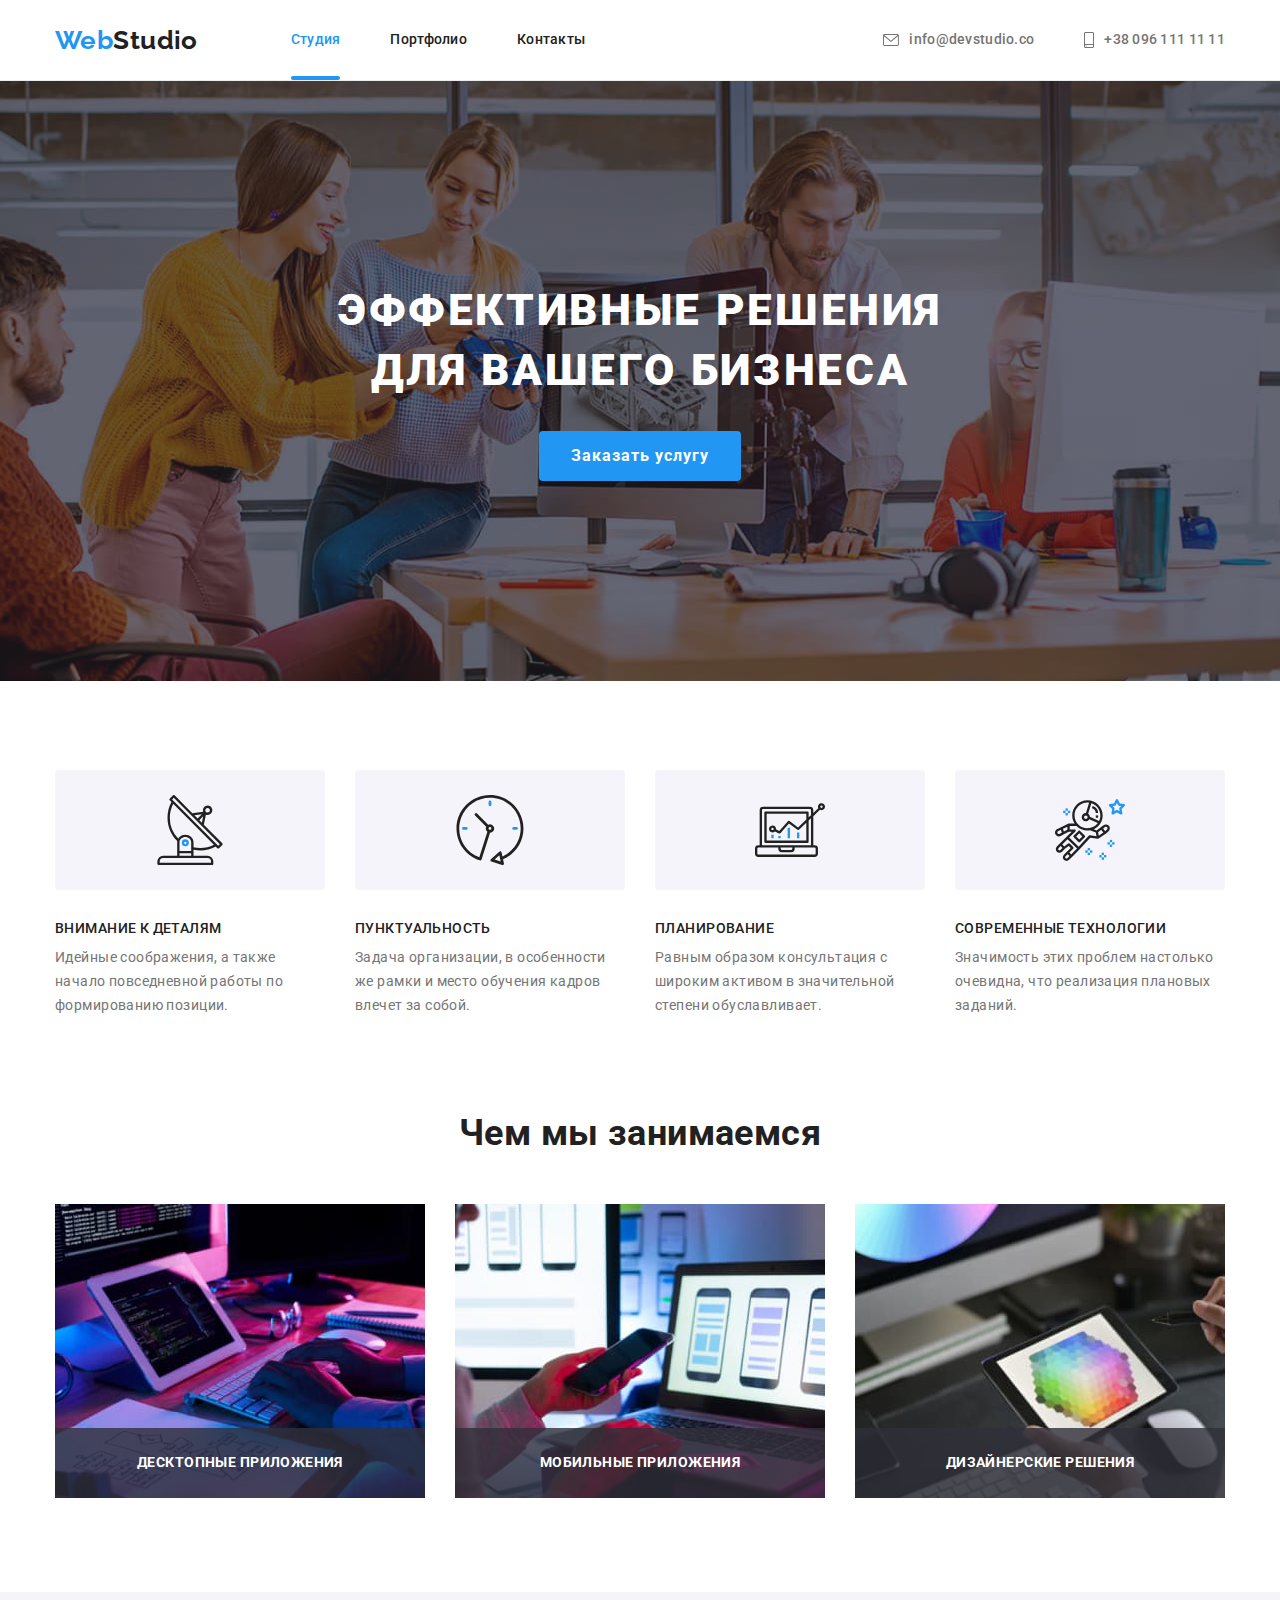
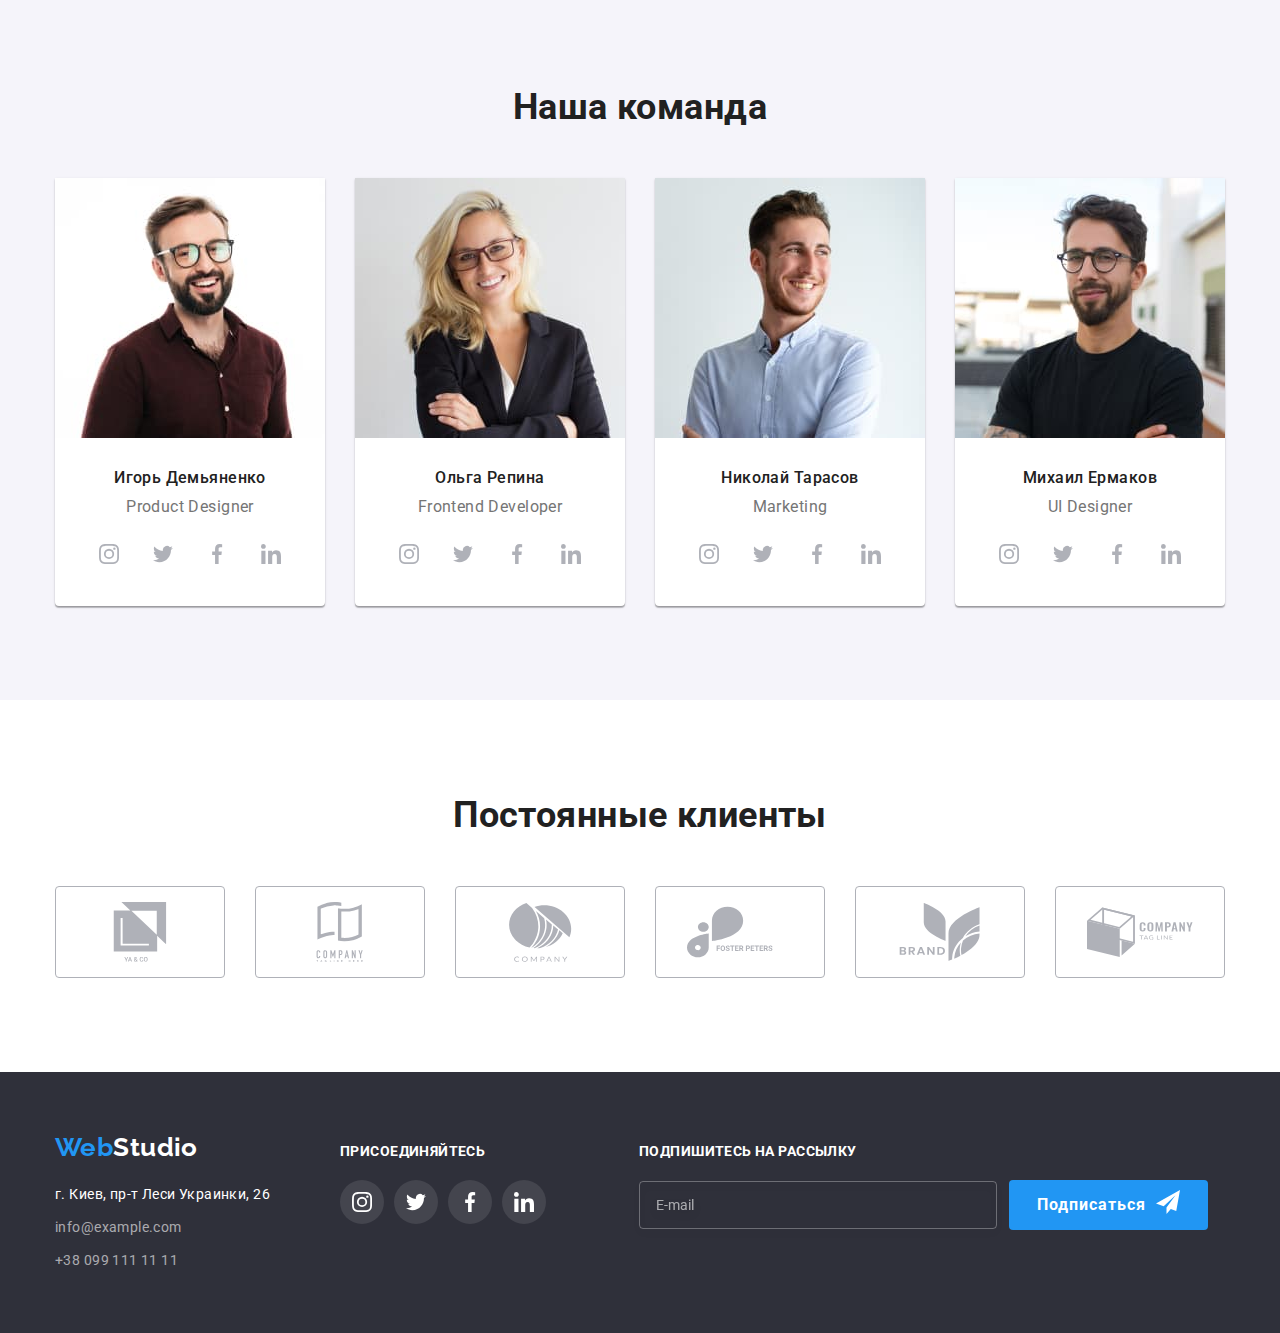
<file: index.html>
<!DOCTYPE html>
<html lang="ru">
  <head>
    <meta charset="UTF-8" />
    <meta http-equiv="X-UA-Compatible" content="IE=edge" />
    <meta name="viewport" content="width=device-width, initial-scale=1.0" />
    <title>Webstudio</title>
    <link
      rel="stylesheet"
      href="https://cdnjs.cloudflare.com/ajax/libs/modern-normalize/1.1.0/modern-normalize.min.css"
    />
    <!-- <link
      href="https://fonts.googleapis.com/css2?family=Raleway:wght@700&family=Roboto:wght@400;500;700;900&display=swap"
      rel="stylesheet"
    /> -->
    <link rel="stylesheet" href="./css/main.min.css" />
  </head>

  <body>
    <!-- шапка страницы -->
    <header class="page-header">
      <div class="container page-header__container">
        <nav class="nav">
          <a href="./" class="logo"
            >Web<span class="logo__part">Studio</span></a
          >
          <button
            class="nav__button"
            aria-expanded="false"
            type="button"
            data-menu-button
          >
            <svg
              width=" 40px"
              height="40px"
              aria-label="переключатель мобильного меню"
              aria-controls="menu-container"
            >
              <use
                class="icon-menu"
                href="./images/symbol-defs_2.svg#icon-menu"
              ></use>
              <use
                class="icon-cross"
                href="./images/symbol-defs_2.svg#icon-cross"
              ></use>
            </svg>
          </button>
          <div class="menu-container" id="menu-container" data-menu>
            
              <ul class="mb-nav list">
                <li class="mb-nav__item">
                  <a class="mb-nav__link" href="./index.html">Студия</a>
                </li>
                <li class="mb-nav__item">
                  <a class="mb-nav__link" href="./portfolio.html">Портфолио</a>
                </li>
                <li class="mb-nav__item">
                  <a class="mb-nav__link" href="#">Контакты</a>
                </li>
              </ul>
              <ul class="mb-contacts list">
                <li class="mb-contacts__item">
                  <a href="mailto:info@devstudio.com" class="mb-contacts__link">
                    info@devstudio.co</a
                  >
                </li>
                <li class="mb-contacts__item">
                  <a href="tel:+380961111111" class="mb-contacts__link">
                    +38 096 111 11 11</a
                  >
                </li>
              </ul>
                <ul class="mb-networks list">
                  <li class="mb-networks__item">
                    <a class="mb-networks__link" href="#">Instagram</a>
                  </li>
                  <li class="mb-networks__item">
                    <a class="mb-networks__link" href="#">Twitter</a>
                  </li>
                  <li class="mb-networks__item">
                    <a class="mb-networks__link" href="#">Facebook</a>
                  </li>
                  <li class="mb-networks__item">
                    <a class="mb-networks__link" href="#">LinkedIn</a>
                  </li>
                </ul>         
            
			   
              
          </div>
          <!-- навигация по сайту -->

          <ul class="nav__list list">
            <li class="nav__item">
              <a href="./index.html" class="nav__link nav__link--current"
                >Студия
              </a>
            </li>
            <li class="nav__item">
              <a href="./portfolio.html" class="nav__link">Портфолио</a>
            </li>
            <li class="nav__item">
              <a href="" class="nav__link">Контакты</a>
            </li>
          </ul>
        </nav>

        <!-- связаться c нами -->

        <ul class="contacts list">
          <li class="contacts__item">
            <a href="mailto:info@devstudio.com" class="contacts__link">
              <svg class="contacts__icon" width="16px" height="12px">
                <use href="./images/symbol-defs.svg#icon-mail"></use>
              </svg>
              info@devstudio.co
            </a>
          </li>
          <li class="contacts__item">
            <a href="tel:+380961111111" class="contacts__link">
              <svg class="contacts__icon" width="10px" height="16px">
                <use href="./images/symbol-defs.svg#icon-smartphone"></use>
              </svg>
              +38 096 111 11 11</a
            >
          </li>
        </ul>
      </div>
    </header>
    <main>
      <!-- оформление заказа -->
      <section class="section hero">
        <div class="container">
          <h1 class="hero__title">Эффективные решения для вашего бизнеса</h1>
          <button class="hero__button" type="button" data-modal-open>
            Заказать услугу
          </button>
        </div>
      </section>
      <!-- что мы умеем -->

      <section class="section skills">
        <div class="container">
          <h2 class="visually-hidden">Что мы умеем</h2>

          <ul class="skills__list list">
            <li class="skills__item">
              <div class="skills__card">
                <svg width="70px" height="70px">
                  <use href="./images/symbol-defs.svg#icon-antenna"></use>
                </svg>
              </div>
              <h3 class="skills__title">Внимание к деталям</h3>
              <p class="skills__text">
                Идейные соображения, а также начало повседневной работы по
                формированию позиции.
              </p>
            </li>
            <li class="skills__item">
              <div class="skills__card">
                <svg width="70px" height="70px">
                  <use href="./images/symbol-defs.svg#icon-clock"></use>
                </svg>
              </div>
              <h3 class="skills__title">Пунктуальность</h3>
              <p class="skills__text">
                Задача организации, в особенности же рамки и место обучения
                кадров влечет за собой.
              </p>
            </li>
            <li class="skills__item">
              <div class="skills__card">
                <svg width="70px" height="70px">
                  <use href="./images/symbol-defs.svg#icon-diagram"></use>
                </svg>
              </div>
              <h3 class="skills__title">Планирование</h3>
              <p class="skills__text">
                Равным образом консультация с широким активом в значительной
                степени обуславливает.
              </p>
            </li>
            <li class="skills__item">
              <div class="skills__card">
                <svg width="70px" height="70px">
                  <use href="./images/symbol-defs_2.svg#icon-Vector"></use>
                </svg>
              </div>
              <h3 class="skills__title">Современные технологии</h3>
              <p class="skills__text">
                Значимость этих проблем настолько очевидна, что реализация
                плановых заданий.
              </p>
            </li>
          </ul>
        </div>
      </section>
      <div class="backdrop is-hidden" data-modal>
        <div class="modal">
          <form class="form">
            <p class="form__title">оставьте свои данные, мы вам перезвоним</p>
            <div class="form__wrapper">
              <label class="form__label" for="name">Имя</label>
              <div class="form__icon-wrapper">
                <input class="form__input" type="text" name="name" id="name" />
                <svg class="form__icon" width="18px" height="18px">
                  <use href="./images/symbol-defs_2.svg#icon-person"></use>
                </svg>
              </div>
            </div>
            <div class="form__wrapper">
              <label class="form__label" for="tel">Телефон</label>
              <div class="form__icon-wrapper">
                <input class="form__input" type="tel" name="tel" id="tel" />
                <svg class="form__icon" width="18px" height="18px">
                  <use href="./images/symbol-defs_2.svg#icon-phone"></use>
                </svg>
              </div>
            </div>
            <div class="form__wrapper">
              <label class="form__label" for="modal-email">Почта</label>
              <div class="form__icon-wrapper">
                <input
                  class="form__input"
                  type="email"
                  name="email"
                  id="modal-email"
                />
                <svg class="form__icon" width="18px" height="18px">
                  <use href="./images/symbol-defs_2.svg#icon-email"></use>
                </svg>
              </div>
            </div>
            <div class="form__wrapper">
              <label class="form__label" for="comment">Комментарий</label>
              <textarea
                class="form__textarea"
                name="comment"
                id="comment"
                placeholder="Введите текст"
              ></textarea>
            </div>

            <div class="checkbox" role="group">
              <input
                class="checkbox__input"
                type="checkbox"
                name="agreement"
                id="agreement"
              />

              <label class="checkbox__label" for="agreement">
                <svg class="checkbox__icon" width="16px" height="15px">
                  <use href="./images/symbol-defs_2.svg#icon-check"></use></svg
                >Соглашаюсь с рассылкой и принимаю
                <a class="checkbox__link" href="#">Условия договора</a></label
              >
            </div>
            <button class="form__btn" type="submit">Отправить</button>
          </form>
          <button class="modal__btn" data-modal-close>
            <svg class="modal__icon" width="11px" height="11px">
              <use href="./images/symbol-defs_2.svg#icon-close"></use>
            </svg>
          </button>
        </div>
      </div>
      <!-- чем мы занимаемся -->
      <section class="section work">
        <div class="container">
          <h2 class="caption-section">Чем мы занимаемся</h2>
          <ul class="work__list list">
            <li class="work__item">
             
			  <picture>
        <source 
            srcset="./images/keyboard.jpg 1x, ./images/keyboard-2х.jpg 2x"
            media="(min-width:1200px)">
      
         <img 
                src="./images/keyboard.jpg"
                alt="десктопные приложения"
                width="370"
				
              />
      </picture>

              <p class="work__text">десктопные приложения</p>
            </li>
            <li class="work__item">
              <picture>
			  <source 
            srcset="./images/telephone.jpg 1x, ./images/telephone-2х.jpg 2x"
            media="(min-width:1200px)">
      
          <img
                src="./images/telephone.jpg"
                alt="мобильные приложения"
                width="370"
              />
      </picture>
              <p class="work__text">мобильные приложения</p>
            </li>
            <li class="work__item">
             
			   <picture>
			  <source 
            srcset="./images/planchet.jpg 1x, ./images/planchet-2х.jpg 2x"
            media="(min-width:1200px)">
      
          <img
                src="./images/planchet.jpg"
                alt="дизайнерские решения"
                width="370"
              />
      </picture>
              <p class="work__text">дизайнерские решения</p>
            </li>
          </ul>
        </div>
      </section>
      <!-- наша команда -->

      <section class="section team">
        <div class="container">
          <h2 class="caption-section">Наша команда</h2>
          <ul class="team__list list">
            <li class="team__item">
              <div class="worker">
               
				<picture>
        <source 
		 srcset="./images/team/product.jpg 1x, ./images/team/product-2x.jpg 2x"
         media="(min-width:1200px)">
        <source 
            srcset="./images/team/tablet/product.jpg 1x, ./images/team/tablet/product-2x.jpg 2x"
            media="(min-width:768px)">
        <source 
           srcset="./images/team/mob/product.jpg 1x, ./images/team/mob/product-2x.jpg 2x"
            media="(min-width:320px)">
        <img class="team__img"
                  src="./images/team/product.jpg"
                  alt="фото product desinger "
                  width="270"
                />
      </picture>

                <div class="worker__field">
                  <h3 class="worker__name">Игорь Демьяненко</h3>
                  <p class="worker__job">Product Designer</p>
                  <ul class="network list">
                    <li class="network__item">
                      <a href="" class="network__link" aria-label="instagram">
                        <svg class="network__icon" width="20px" height="20px">
                          <use
                            href="./images/symbol-defs.svg#icon-instagram"
                          ></use>
                        </svg>
                      </a>
                    </li>
                    <li class="network__item">
                      <a href="" class="network__link" aria-label="twitter">
                        <svg class="network__icon" width="20px" height="20px">
                          <use
                            href="./images/symbol-defs.svg#icon-twitter"
                          ></use>
                        </svg>
                      </a>
                    </li>
                    <li class="network__item">
                      <a href="" aria-label="facebook" class="network__link">
                        <svg class="network__icon" width="20px" height="20px">
                          <use
                            href="./images/symbol-defs.svg#icon-facebook"
                          ></use>
                        </svg>
                      </a>
                    </li>
                    <li class="network__item">
                      <a href="" class="network__link" aria-label="linkedin">
                        <svg class="network__icon" width="20px" height="20px">
                          <use
                            href="./images/symbol-defs.svg#icon-linkedin"
                          ></use>
                        </svg>
                      </a>
                    </li>
                  </ul>
                </div>
              </div>
            </li>

            <li class="team__item">
              <div class="worker">
              
						<picture>
        <source 
		 srcset="./images/team/frontend.jpg 1x, ./images/team/frontend-2x.jpg 2x"
                   media="(min-width:1200px)">
        <source 
            srcset="./images/team/tablet/frontend.jpg 1x, ./images/team/tablet/frontend-2x.jpg 2x"
            media="(min-width:768px)">
        <source 
                srcset="./images/team/mob/frontend.jpg 1x, ./images/team/mob/frontend-2x.jpg 2x"
            media="(min-width:320px)">
          <img class="team__img"
                  src="./images/team/frontend.jpg"
                  alt="фото Frontend Developer"
                  width="270"
                />
      </picture>
                <div class="worker__field">
                  <h3 class="worker__name">Ольга Репина</h3>
                  <p class="worker__job">Frontend Developer</p>
                  <ul class="network list">
                    <li class="network__item">
                      <a href="" class="network__link" aria-label="instagram">
                        <svg class="network__icon" width="20px" height="20px">
                          <use
                            href="./images/symbol-defs.svg#icon-instagram"
                          ></use>
                        </svg>
                      </a>
                    </li>
                    <li class="network__item">
                      <a href="" class="network__link" aria-label="twitter">
                        <svg class="network__icon" width="20px" height="20px">
                          <use
                            href="./images/symbol-defs.svg#icon-twitter"
                          ></use>
                        </svg>
                      </a>
                    </li>
                    <li class="network__item">
                      <a href="" class="network__link" aria-label="facebook">
                        <svg class="network__icon" width="20px" height="20px">
                          <use
                            href="./images/symbol-defs.svg#icon-facebook"
                          ></use>
                        </svg>
                      </a>
                    </li>
                    <li class="network__item">
                      <a href="" class="network__link" aria-label="linkedin">
                        <svg class="network__icon" width="20px" height="20px">
                          <use
                            href="./images/symbol-defs.svg#icon-linkedin"
                          ></use>
                        </svg>
                      </a>
                    </li>
                  </ul>
                </div>
              </div>
            </li>
            <li class="team__item">
              <div class="worker">
            
			<picture>
        <source 
		srcset="./images/team/marketing.jpg 1x, ./images/team/marketing-2x.jpg 2x"
                   media="(min-width:1200px)">
        <source 
            srcset="./images/team/tablet/marketing.jpg 1x, ./images/team/tablet/marketing-2x.jpg 2x"
            media="(min-width:768px)">
        <source 
          srcset="./images/team/mob/marketing.jpg 1x, ./images/team/mob/marketing-2x.jpg 2x"  
            media="(min-width:320px)">
             <img class="team__img"
                  src="./images/team/marketing.jpg"
                  alt="фото Marketing"
                  width="270"
                />
      </picture>
                <div class="worker__field">
                  <h3 class="worker__name">Николай Тарасов</h3>
                  <p class="worker__job">Marketing</p>
                  <ul class="network list">
                    <li class="network__item">
                      <a href="" class="network__link" aria-label="instagram">
                        <svg class="network__icon" width="20px" height="20px">
                          <use
                            href="./images/symbol-defs.svg#icon-instagram"
                          ></use>
                        </svg>
                      </a>
                    </li>
                    <li class="network__item">
                      <a href="" class="network__link" aria-label="twitter">
                        <svg class="network__icon" width="20px" height="20px">
                          <use
                            href="./images/symbol-defs.svg#icon-twitter"
                          ></use>
                        </svg>
                      </a>
                    </li>
                    <li class="network__item">
                      <a href="" aria-label="facebook" class="network__link">
                        <svg class="network__icon" width="20px" height="20px">
                          <use
                            href="./images/symbol-defs.svg#icon-facebook"
                          ></use>
                        </svg>
                      </a>
                    </li>
                    <li class="network__item">
                      <a href="" class="network__link" aria-label="linkedin">
                        <svg class="network__icon" width="20px" height="20px">
                          <use
                            href="./images/symbol-defs.svg#icon-linkedin"
                          ></use>
                        </svg>
                      </a>
                    </li>
                  </ul>
                </div>
              </div>
            </li>
            <li class="team__item">
              <div class="worker">
              
					<picture>
        <source 
		 srcset="./images/team/ui.jpg 1x, ./images/team/ui-2x.jpg 2x"
         media="(min-width:1200px)">
        <source 
            srcset="./images/team/tablet/ui.jpg 1x, ./images/team/tablet/ui-2x.jpg 2x"
            media="(min-width:768px)">
        <source 
            srcset="./images/team/mob/ui.jpg 1x, ./images/team/mob/ui-2x.jpg 2x"  
            media="(min-width:320px)">
              <img class="team__img"
                  src="./images/team/ui.jpg"
                  alt="фото UI desinger"
                  width="270"
                />
      </picture>
                <div class="worker__field">
                  <h3 class="worker__name">Михаил Ермаков</h3>
                  <p class="worker__job">UI Designer</p>
                  <ul class="network list">
                    <li class="network__item">
                      <a href="" class="network__link" aria-label="instagram">
                        <svg class="network__icon" width="20px" height="20px">
                          <use
                            href="./images/symbol-defs.svg#icon-instagram"
                          ></use>
                        </svg>
                      </a>
                    </li>
                    <li class="network__item">
                      <a href="" class="network__link" aria-label="twitter">
                        <svg class="network__icon" width="20px" height="20px">
                          <use
                            href="./images/symbol-defs.svg#icon-twitter"
                          ></use>
                        </svg>
                      </a>
                    </li>
                    <li class="network__item">
                      <a href="" aria-label="facebook" class="network__link">
                        <svg class="network__icon" width="20px" height="20px">
                          <use
                            href="./images/symbol-defs.svg#icon-facebook"
                          ></use>
                        </svg>
                      </a>
                    </li>
                    <li class="network__item">
                      <a href="" class="network__link" aria-label="linkedin">
                        <svg class="network__icon" width="20px" height="20px">
                          <use
                            href="./images/symbol-defs.svg#icon-linkedin"
                          ></use>
                        </svg>
                      </a>
                    </li>
                  </ul>
                </div>
              </div>
            </li>
          </ul>
        </div>
      </section>

      <!-- постоянные клиенты -->
      <section class="section">
        <div class="container">
          <h2 class="caption-section">Постоянные клиенты</h2>
          <ul class="client list">
            <li class="client__item">
              <a href="#" class="client__link">
                <svg class="client__icon" width="106px" height="60px">
                  <use href="./images/symbol-defs.svg#icon-Union"></use>
                </svg>
              </a>
            </li>
            <li class="client__item">
              <a href="#" class="client__link">
                <svg class="client__icon" width="106px" height="60px">
                  <use href="./images/symbol-defs.svg#icon-company"></use>
                </svg>
              </a>
            </li>
            <li class="client__item">
              <a href="#" class="client__link">
                <svg class="client__icon" width="106px" height="60px">
                  <use href="./images/symbol-defs.svg#icon-Object"></use>
                </svg>
              </a>
            </li>
            <li class="client__item">
              <a href="#" class="client__link">
                <svg class="client__icon" width="106px" height="60px">
                  <use href="./images/symbol-defs.svg#icon-foster-peters"></use>
                </svg>
              </a>
            </li>
            <li class="client__item">
              <a href="#" class="client__link">
                <svg class="client__icon" width="106px" height="60px">
                  <use href="./images/symbol-defs.svg#icon-brand"></use>
                </svg>
              </a>
            </li>
            <li class="client__item">
              <a href="#" class="client__link">
                <svg class="client__icon" width="106px" height="60px">
                  <use href="./images/symbol-defs.svg#icon-company-2"></use>
                </svg>
              </a>
            </li>
          </ul>
        </div>
      </section>
    </main>
    <footer class="footer">
      <div class="container footer__container">
        <div class="footer__item">
          <a href="./" class="logo logo--footer"
            >Web<span class="logo__part logo__part--footer">Studio</span></a
          >
          <address class="address">
            <ul class="address__list list">
              <li class="address__item">
                <a
                  class="address__link address__link--color"
                  href="https://www.google.com.ua/maps/"
                  target="_blank"
                  rel="noopener noreferrer"
                  >г. Киев, пр-т Леси Украинки, 26</a
                >
              </li>
              <li class="address__item">
                <a class="address__link" href="mailto:info@example.com"
                  >info@example.com</a
                ><br />
              </li>
              <li class="address__item">
                <a class="address__link" href="tel:+380991111111"
                  >+38 099 111 11 11</a
                >
              </li>
            </ul>
          </address>
        </div>
        <div class="join">
          <p class="footer-title">присоединяйтесь</p>
          <ul class="social list">
            <li class="social__items">
              <a href="" class="social__link" aria-label="instagram">
                <svg class="social__icon" width="20px" height="20px">
                  <use href="./images/symbol-defs.svg#icon-instagram"></use>
                </svg>
              </a>
            </li>
            <li class="social__items">
              <a href="" class="social__link" aria-label="twitter">
                <svg class="social__icon" width="20px" height="20px">
                  <use href="./images/symbol-defs.svg#icon-twitter"></use>
                </svg>
              </a>
            </li>
            <li class="social__items">
              <a href="" class="social__link">
                <svg
                  class="social__icon"
                  width="20px"
                  height="20px"
                  aria-label="facebook"
                >
                  <use href="./images/symbol-defs.svg#icon-facebook"></use>
                </svg>
              </a>
            </li>
            <li class="social__items">
              <a href="" class="social__link">
                <svg
                  class="social__icon"
                  width="20px"
                  height="20px"
                  aria-label="linkedin"
                >
                  <use href="./images/symbol-defs.svg#icon-linkedin"></use>
                </svg>
              </a>
            </li>
          </ul>
        </div>

        <div class="subscribe">
          <p class="footer-title">подпишитесь на рассылку</p>

          <form class="subscribe__form">
            <label for="email-subscribe"></label>
            <input
              class="subscribe__input"
              type="email"
              name="email"
              id="email-subscribe"
              placeholder="E-mail"
            />
            <button class="subscribe__btn" type="submit">
              Подписаться
              <svg class="subscribe__icon" width="24px" height="24px">
                <use href="./images/symbol-defs_2.svg#icon-send"></use>
              </svg>
            </button>
          </form>
        </div>
      </div>
    </footer>
    <script src="./modal.js"></script>
    <script src="./mobile-menu.js"></script>
  </body>
</html>
</file>
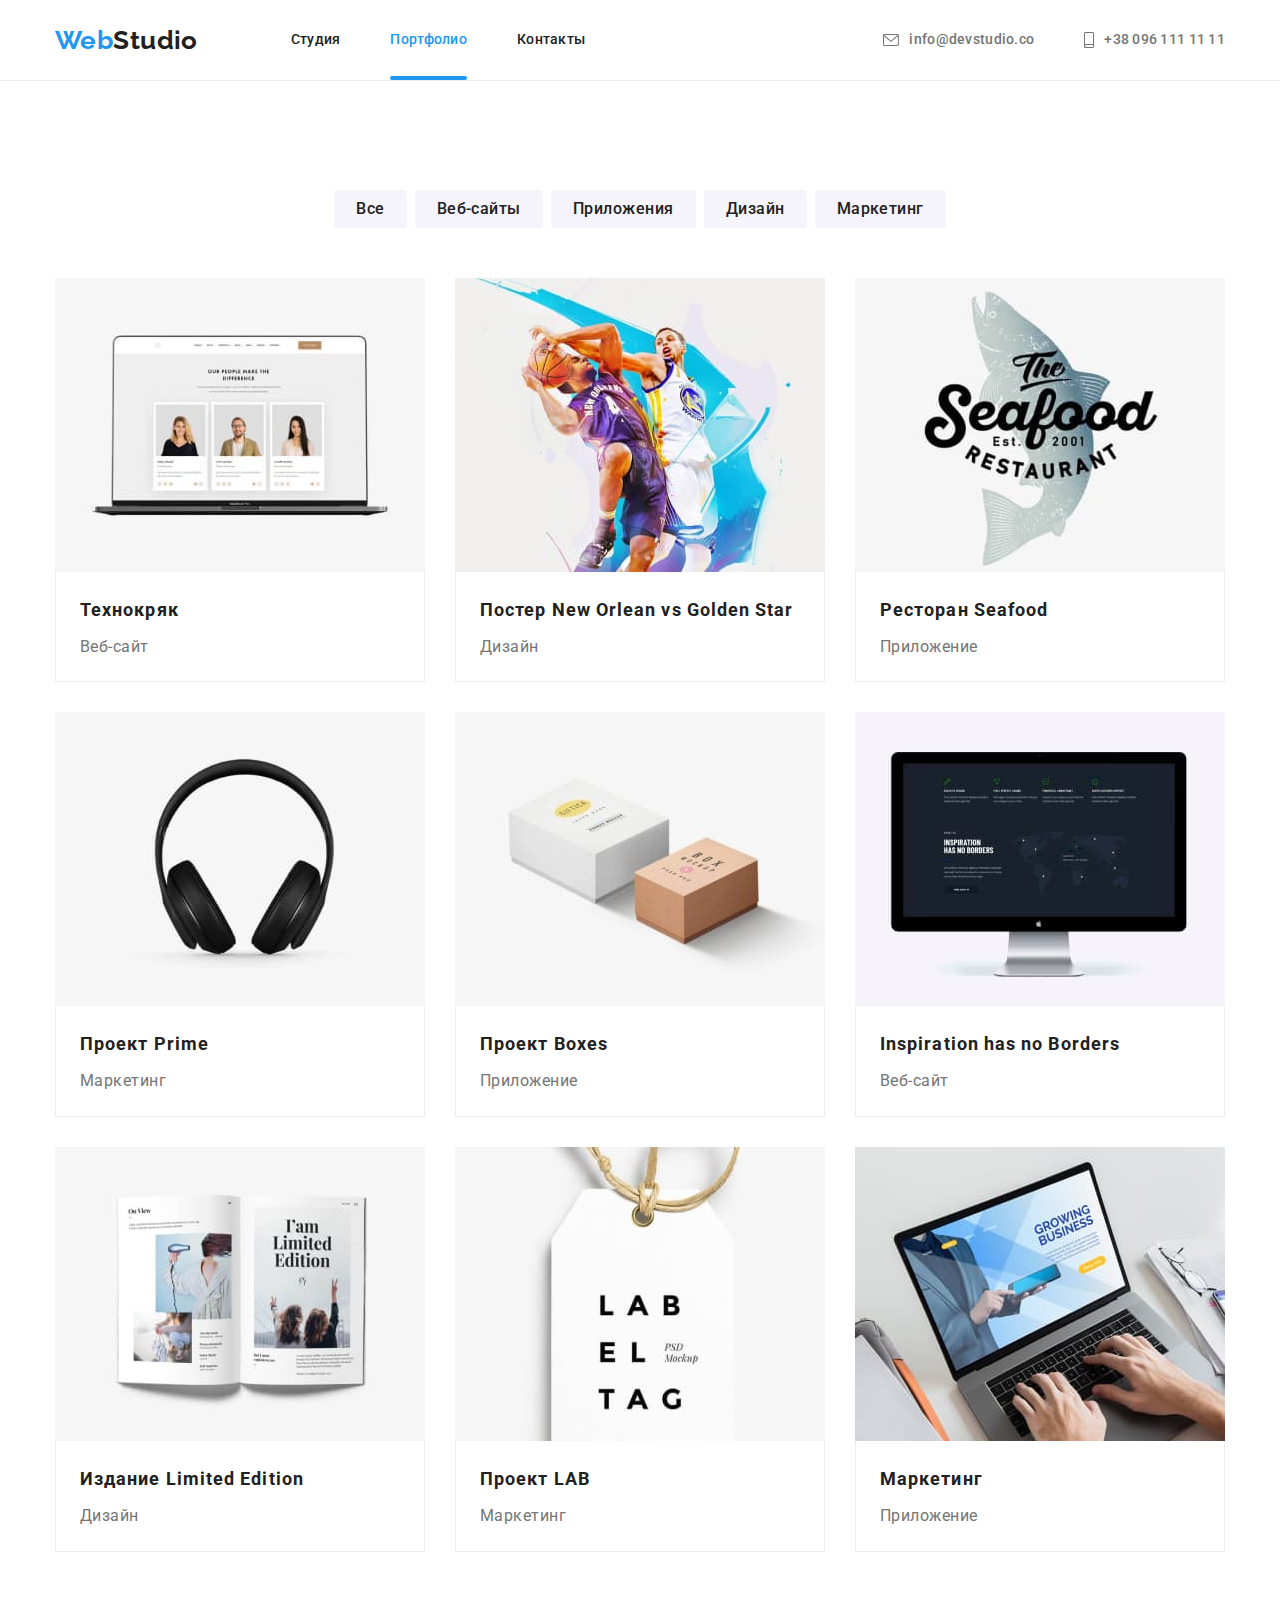
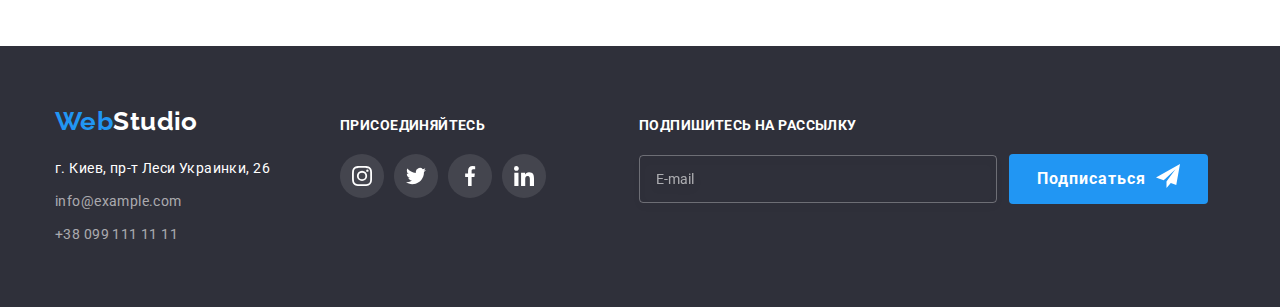
<file: portfolio.html>
<!DOCTYPE html>
<html lang="ru">
  <head>
    <meta charset="UTF-8" />
    <meta http-equiv="X-UA-Compatible" content="IE=edge" />
    <meta name="viewport" content="width=device-width, initial-scale=1.0" />
    <title>Portfolio</title>
    <link
      rel="stylesheet"
      href="https://cdnjs.cloudflare.com/ajax/libs/modern-normalize/1.1.0/modern-normalize.min.css"
    />
    <link
      href="https://fonts.googleapis.com/css2?family=Raleway:wght@700&family=Roboto:wght@400;500;700;900&display=swap"
      rel="stylesheet"
    />
    <link rel="stylesheet" href="./css/main.min.css" />
  </head>
  <body>
    <!-- шапка страницы -->
    <header class="page-header">
      <div class="container page-header__container">
        <nav class="nav">
          <a href="./" class="logo"
            >Web<span class="logo__part">Studio</span></a
          >
          <button
            class="nav__button"
            aria-expanded="false"
            type="button"
            data-menu-button
          >
            <svg
              width=" 40px"
              height="40px"
              aria-label="переключатель мобильного меню"
              aria-controls="menu-container"
            >
              <use
                class="icon-menu"
                href="./images/symbol-defs_2.svg#icon-menu"
              ></use>
              <use
                class="icon-cross"
                href="./images/symbol-defs_2.svg#icon-cross"
              ></use>
            </svg>
          </button>
          <div class="menu-container" id="menu-container" data-menu>
            <div class="mb-wraper">
              <ul class="mb-nav list">
                <li class="mb-nav__item">
                  <a class="mb-nav__link" href="./index.html">Студия</a>
                </li>
                <li class="mb-nav__item">
                  <a class="mb-nav__link" href="./portfolio.html">Портфолио</a>
                </li>
                <li class="mb-nav__item">
                  <a class="mb-nav__link" href="#">Контакты</a>
                </li>
              </ul>
              <ul class="mb-contacts list">
                <li class="mb-contacts__item">
                  <a href="mailto:info@devstudio.com" class="mb-contacts__link">
                    info@devstudio.co</a
                  >
                </li>
                <li class="mb-contacts__item">
                  <a href="tel:+380961111111" class="mb-contacts__link">
                    +38 096 111 11 11</a
                  >
                </li>
              </ul>
              <ul class="mb-networks list">
                <li class="mb-networks__item">
                  <a class="mb-networks__link" href="#">Instagram</a>
                </li>
                <li class="mb-networks__item">
                  <a class="mb-networks__link" href="#">Twitter</a>
                </li>
                <li class="mb-networks__item">
                  <a class="mb-networks__link" href="#">Facebook</a>
                </li>
                <li class="mb-networks__item">
                  <a class="mb-networks__link" href="#">LinkedIn</a>
                </li>
              </ul>
            </div>
          </div>
          <!-- навигация по сайту -->

          <ul class="nav__list list">
            <li class="nav__item">
              <a href="./index.html" class="nav__link">Студия </a>
            </li>
            <li class="nav__item">
              <a href="./portfolio.html" class="nav__link nav__link--current"
                >Портфолио</a
              >
            </li>
            <li class="nav__item">
              <a href="" class="nav__link">Контакты</a>
            </li>
          </ul>
        </nav>

        <!-- связаться c нами -->

        <ul class="contacts list">
          <li class="contacts__item">
            <a href="mailto:info@devstudio.com" class="contacts__link">
              <svg class="contacts__icon" width="16px" height="12px">
                <use href="./images/symbol-defs.svg#icon-mail"></use>
              </svg>
              info@devstudio.co
            </a>
          </li>
          <li class="contacts__item">
            <a href="tel:+380961111111" class="contacts__link">
              <svg class="contacts__icon" width="10px" height="16px">
                <use href="./images/symbol-defs.svg#icon-smartphone"></use>
              </svg>
              +38 096 111 11 11</a
            >
          </li>
        </ul>
      </div>
    </header>
    <main>
      <!-- Наши работы -->
      <section class="section project">
        <div class="container">
          <h1 class="visually-hidden">Наши работы</h1>
          <ul class="filter list">
            <li class="filter__item">
              <button class="filter__btn" type="button">Все</button>
            </li>
            <li class="filter__item">
              <button class="filter__btn" type="button">Веб-сайты</button>
            </li>
            <li class="filter__item">
              <button class="filter__btn" type="button">Приложения</button>
            </li>
            <li class="filter__item">
              <button class="filter__btn" type="button">Дизайн</button>
            </li>
            <li class="filter__item">
              <button class="filter__btn" type="button">Маркетинг</button>
            </li>
          </ul>
          <ul class="project__list list">
            <li class="project__item">
              <a href="#" class="project__link">
                <div class="project__overlay">
                  <picture>
                    <source
                      srcset="
                        ./images/portfolio/laptop.jpg 1x,
                        ./images/portfolio/laptop-2x.jpg 2x
                      "
                      media="(min-width:1200px)"
                    />
                    <source
                      srcset="
                        ./images/portfolio/tablet/laptop.jpg 1x,
                        ./images/portfolio/tablet/laptop-2x.jpg 2x
                      "
                      media="(min-width:768px)"
                    />
                    <source
                      srcset="
                        ./images/portfolio/mob/laptop.jpg 1x,
                        ./images/portfolio/mob/laptop-2x.jpg 2x
                      "
                      media="(min-width:320px)"
                    />
                    <img
                      class="project__img"
                      src="./images/portfolio/laptop.jpg"
                      alt="ноутбук"
                      width="370"
                    />
                  </picture>
                  <div class="project__thumb">
                    <p class="project__description">
                      Ресурс предлагает комплексные предложения с разным уровнем
                      функционала и сервисов. Все это позволит посетителю
                      получить исчерпывающие сведения о компании или частном
                      лице.
                    </p>
                  </div>
                </div>
                <div class="project__wraper">
                  <h2 class="project__title">Технокряк</h2>
                  <p class="project__text">Веб-сайт</p>
                </div>
              </a>
            </li>
            <li class="project__item">
              <a href="#" class="project__link">
                <div class="project__overlay">
                  <picture>
                    <source
                      srcset="
                        ./images/portfolio/basketballer.jpg 1x,
                        ./images/portfolio/basketballer-2x.jpg 2x
                      "
                      media="(min-width:1200px)"
                    />
                    <source
                      srcset="
                        ./images/portfolio/tablet/basketballer.jpg 1x,
                        ./images/portfolio/tablet/basketballer-2x.jpg 2x
                      "
                      media="(min-width:768px)"
                    />
                    <source
                      srcset="
                        ./images/portfolio/mob/basketballer.jpg 1x,
                        ./images/portfolio/mob/basketballer-2x.jpg 2x
                      "
                      media="(min-width:320px)"
                    />
                    <img
                      class="project__img"
                      src="./images/portfolio/basketballer.jpg"
                      alt="два баскетболиста"
                      width="370"
                    />
                  </picture>
                  <div class="project__thumb">
                    <p class="project__description">
                      Ресурс предлагает комплексные предложения с разным уровнем
                      функционала и сервисов. Все это позволит посетителю
                      получить исчерпывающие сведения о компании или частном
                      лице.
                    </p>
                  </div>
                </div>
                <div class="project__wraper">
                  <h2 class="project__title">
                    Постер New Orlean vs Golden Star
                  </h2>
                  <p class="project__text">Дизайн</p>
                </div>
              </a>
            </li>
            <li class="project__item">
              <a href="#" class="project__link">
                <div class="project__overlay">
                  <picture>
                    <source
                      srcset="
                        ./images/portfolio/seafood.jpg 1x,
                        ./images/portfolio/seafood-2x.jpg 2x
                      "
                      media="(min-width:1200px)"
                    />
                    <source
                      srcset="
                        ./images/portfolio/tablet/seafood.jpg 1x,
                        ./images/portfolio/tablet/seafood-2x.jpg 2x
                      "
                      media="(min-width:768px)"
                    />
                    <source
                      srcset="
                        ./images/portfolio/mob/seafood.jpg 1x,
                        ./images/portfolio/mob/seafood-2x.jpg 2x
                      "
                      media="(min-width:320px)"
                    />
                    <img
                      class="project__img"
                      src="./images/portfolio/seafood.jpg"
                      alt="рыба"
                      width="370"
                    />
                  </picture>
                  <div class="project__thumb">
                    <p class="project__description">
                      Ресурс предлагает комплексные предложения с разным уровнем
                      функционала и сервисов. Все это позволит посетителю
                      получить исчерпывающие сведения о компании или частном
                      лице.
                    </p>
                  </div>
                </div>
                <div class="project__wraper">
                  <h2 class="project__title">Ресторан Seafood</h2>
                  <p class="project__text">Приложение</p>
                </div>
              </a>
            </li>
            <li class="project__item">
              <a href="" class="project__link">
                <div class="project__overlay">
                  <picture>
                    <source
                      srcset="
                        ./images/portfolio/headphones.jpg 1x,
                        ./images/portfolio/headphones-2x.jpg 2x
                      "
                      media="(min-width:1200px)"
                    />
                    <source
                      srcset="
                        ./images/portfolio/tablet/headphones.jpg 1x,
                        ./images/portfolio/tablet/headphones-2x.jpg 2x
                      "
                      media="(min-width:768px)"
                    />
                    <source
                      srcset="
                        ./images/portfolio/mob/headphones.jpg 1x,
                        ./images/portfolio/mob/headphones-2x.jpg 2x
                      "
                      media="(min-width:320px)"
                    />
                    <img
                      class="project__img"
                      src="./images/portfolio/headphones.jpg"
                      alt="наушники"
                      width="370"
                    />
                  </picture>
                  <div class="project__thumb">
                    <p class="project__description">
                      Ресурс предлагает комплексные предложения с разным уровнем
                      функционала и сервисов. Все это позволит посетителю
                      получить исчерпывающие сведения о компании или частном
                      лице.
                    </p>
                  </div>
                </div>
                <div class="project__wraper">
                  <h2 class="project__title">Проект Prime</h2>
                  <p class="project__text">Маркетинг</p>
                </div>
              </a>
            </li>
            <li class="project__item">
              <a href="#" class="project__link">
                <div class="project__overlay">
                  <picture>
                    <source
                      srcset="
                        ./images/portfolio/boxes.jpg 1x,
                        ./images/portfolio/boxes-2x.jpg 2x
                      "
                      media="(min-width:1200px)"
                    />
                    <source
                      srcset="
                        ./images/portfolio/tablet/boxes.jpg 1x,
                        ./images/portfolio/tablet/boxes-2x.jpg 2x
                      "
                      media="(min-width:768px)"
                    />
                    <source
                      srcset="
                        ./images/portfolio/mob/boxes.jpg 1x,
                        ./images/portfolio/mob/boxes-2x.jpg 2x
                      "
                      media="(min-width:320px)"
                    />
                    <img
                      class="project__img"
                      src="./images/portfolio/boxes.jpg"
                      alt="две коробки"
                      width="370"
                    />
                  </picture>
                  <div class="project__thumb">
                    <p class="project__description">
                      Ресурс предлагает комплексные предложения с разным уровнем
                      функционала и сервисов. Все это позволит посетителю
                      получить исчерпывающие сведения о компании или частном
                      лице.
                    </p>
                  </div>
                </div>
                <div class="project__wraper">
                  <h2 class="project__title">Проект Boxes</h2>
                  <p class="project__text">Приложение</p>
                </div>
              </a>
            </li>
            <li class="project__item">
              <a href="#" class="project__link">
                <div class="project__overlay">
                  <picture>
                    <source
                      srcset="
                        ./images/portfolio/monitor.jpg 1x,
                        ./images/portfolio/monitor-2x.jpg 2x
                      "
                      media="(min-width:1200px)"
                    />
                    <source
                      srcset="
                        ./images/portfolio/tablet/monitor.jpg 1x,
                        ./images/portfolio/tablet/monitor-2x.jpg 2x
                      "
                      media="(min-width:768px)"
                    />
                    <source
                      srcset="
                        ./images/portfolio/mob/monitor.jpg 1x,
                        ./images/portfolio/mob/monitor-2x.jpg 2x
                      "
                      media="(min-width:320px)"
                    />
                    <img
                      class="project__img"
                      src="./images/portfolio/monitor.jpg"
                      alt="монитор"
                      width="370"
                    />
                  </picture>
                  <div class="project__thumb">
                    <p class="project__description">
                      Ресурс предлагает комплексные предложения с разным уровнем
                      функционала и сервисов. Все это позволит посетителю
                      получить исчерпывающие сведения о компании или частном
                      лице.
                    </p>
                  </div>
                </div>
                <div class="project__wraper">
                  <h2 class="project__title">Inspiration has no Borders</h2>
                  <p class="project__text">Веб-сайт</p>
                </div>
              </a>
            </li>
            <li class="project__item">
              <a href="#" class="project__link">
                <div class="project__overlay">
                  <picture>
                    <source
                      srcset="
                        ./images/portfolio/magazine.jpg 1x,
                        ./images/portfolio/magazine-2x.jpg 2x
                      "
                      media="(min-width:1200px)"
                    />
                    <source
                      srcset="
                        ./images/portfolio/tablet/magazine.jpg 1x,
                        ./images/portfolio/tablet/magazine-2x.jpg 2x
                      "
                      media="(min-width:768px)"
                    />
                    <source
                      srcset="
                        ./images/portfolio/mob/magazine.jpg 1x,
                        ./images/portfolio/mob/magazine-2x.jpg 2x
                      "
                      media="(min-width:320px)"
                    />
                    <img
                      class="project__img"
                      src="./images/portfolio/magazine.jpg"
                      alt="журнал"
                      width="370"
                    />
                  </picture>
                  <div class="project__thumb">
                    <p class="project__description">
                      Ресурс предлагает комплексные предложения с разным уровнем
                      функционала и сервисов. Все это позволит посетителю
                      получить исчерпывающие сведения о компании или частном
                      лице.
                    </p>
                  </div>
                </div>
                <div class="project__wraper">
                  <h2 class="project__title">Издание Limited Edition</h2>
                  <p class="project__text">Дизайн</p>
                </div>
              </a>
            </li>
            <li class="project__item">
              <a href="#" class="project__link">
                <div class="project__overlay">
                  <picture>
                    <source
                      srcset="
                        ./images/portfolio/label.jpg 1x,
                        ./images/portfolio/label-2x.jpg 2x
                      "
                      media="(min-width:1200px)"
                    />
                    <source
                      srcset="
                        ./images/portfolio/tablet/label.jpg 1x,
                        ./images/portfolio/tablet/label-2x.jpg 2x
                      "
                      media="(min-width:768px)"
                    />
                    <source
                      srcset="
                        ./images/portfolio/mob/label.jpg 1x,
                        ./images/portfolio/mob/label-2x.jpg 2x
                      "
                      media="(min-width:320px)"
                    />
                    <img
                      class="project__img"
                      src="./images/portfolio/label.jpg"
                      alt="ярлык"
                      width="370"
                    />
                  </picture>
                  <div class="project__thumb">
                    <p class="project__description">
                      Ресурс предлагает комплексные предложения с разным уровнем
                      функционала и сервисов. Все это позволит посетителю
                      получить исчерпывающие сведения о компании или частном
                      лице.
                    </p>
                  </div>
                </div>
                <div class="project__wraper">
                  <h2 class="project__title">Проект LAB</h2>
                  <p class="project__text">Маркетинг</p>
                </div>
              </a>
            </li>
            <li class="project__item">
              <a href="#" class="project__link">
                <div class="project__overlay">
                  <picture>
                    <source
                      srcset="
                        ./images/portfolio/hands.jpg 1x,
                        ./images/portfolio/hands-2x.jpg 2x
                      "
                      media="(min-width:1200px)"
                    />
                    <source
                      srcset="
                        ./images/portfolio/tablet/hands.jpg 1x,
                        ./images/portfolio/tablet/hands-2x.jpg 2x
                      "
                      media="(min-width:768px)"
                    />
                    <source
                      srcset="
                        ./images/portfolio/mob/hands.jpg 1x,
                        ./images/portfolio/mob/hands-2x.jpg 2x
                      "
                      media="(min-width:320px)"
                    />
                    <img
                      class="project__img"
                      src="./images/portfolio/hands.jpg"
                      alt="руки на ноутбуке"
                      width="370"
                    />
                  </picture>
                  <div class="project__thumb">
                    <p class="project__description">
                      Ресурс предлагает комплексные предложения с разным уровнем
                      функционала и сервисов. Все это позволит посетителю
                      получить исчерпывающие сведения о компании или частном
                      лице.
                    </p>
                  </div>
                </div>
                <div class="project__wraper">
                  <h2 class="project__title">Маркетинг</h2>
                  <p class="project__text">Приложение</p>
                </div>
              </a>
            </li>
          </ul>
        </div>
      </section>
    </main>
    <footer class="footer">
      <div class="container footer__container">
        <div class="footer__item">
          <a href="./" class="logo logo--footer"
            >Web<span class="logo__part logo__part--footer">Studio</span></a
          >
          <address class="address">
            <ul class="address__list list">
              <li class="address__item">
                <a
                  class="address__link address__link--color"
                  href="https://www.google.com.ua/maps/"
                  target="_blank"
                  rel="noopener noreferrer"
                  >г. Киев, пр-т Леси Украинки, 26</a
                >
              </li>
              <li class="address__item">
                <a class="address__link" href="mailto:info@example.com"
                  >info@example.com</a
                ><br />
              </li>
              <li class="address__item">
                <a class="address__link" href="tel:+380991111111"
                  >+38 099 111 11 11</a
                >
              </li>
            </ul>
          </address>
        </div>
        <div class="join">
          <p class="footer-title">присоединяйтесь</p>
          <ul class="social list">
            <li class="social__items">
              <a href="" class="social__link" aria-label="instagram">
                <svg class="social__icon" width="20px" height="20px">
                  <use href="./images/symbol-defs.svg#icon-instagram"></use>
                </svg>
              </a>
            </li>
            <li class="social__items">
              <a href="" class="social__link" aria-label="twitter">
                <svg class="social__icon" width="20px" height="20px">
                  <use href="./images/symbol-defs.svg#icon-twitter"></use>
                </svg>
              </a>
            </li>
            <li class="social__items">
              <a href="" class="social__link">
                <svg
                  class="social__icon"
                  width="20px"
                  height="20px"
                  aria-label="facebook"
                >
                  <use href="./images/symbol-defs.svg#icon-facebook"></use>
                </svg>
              </a>
            </li>
            <li class="social__items">
              <a href="" class="social__link">
                <svg
                  class="social__icon"
                  width="20px"
                  height="20px"
                  aria-label="linkedin"
                >
                  <use href="./images/symbol-defs.svg#icon-linkedin"></use>
                </svg>
              </a>
            </li>
          </ul>
        </div>

        <div class="subscribe">
          <p class="footer-title">подпишитесь на рассылку</p>

          <form class="subscribe__form">
            <label for="email-subscribe"></label>
            <input
              class="subscribe__input"
              type="email"
              name="email"
              id="email-subscribe"
              placeholder="E-mail"
            />
            <button class="subscribe__btn" type="submit">
              Подписаться
              <svg class="subscribe__icon" width="24px" height="24px">
                <use href="./images/symbol-defs_2.svg#icon-send"></use>
              </svg>
            </button>
          </form>
        </div>
      </div>
    </footer>
    <script src="./mobile-menu.js"></script>
  </body>
</html>
</file>
<file: css/main.min.css>
@import"https://fonts.googleapis.com/css2?family=Raleway:ital,wght@0,700;1,700&family=Roboto:wght@400;500;700;900&display=swap";.subscribe__btn,.form__btn,.hero__button{display:inline-block;border-radius:4px;border:none;cursor:pointer;letter-spacing:.06em;font-size:16px;font-weight:700;line-height:1.87;background-color:#2196f3;color:#fff;transition:box-shadow 250ms cubic-bezier(0.4, 0, 0.2, 1)}.subscribe__btn:focus,.form__btn:focus,.hero__button:focus,.subscribe__btn:hover,.form__btn:hover,.hero__button:hover{box-shadow:0px 4px 4px rgba(0,0,0,.15)}.client__link,.network__link,.network,.skills__card{display:flex;align-items:center;justify-content:center}h1,h2,h3,p{margin:0;padding:0}img{height:auto;max-width:100%;width:100%;display:block}a{text-decoration:none}.container{max-width:480px;padding-left:15px;padding-right:15px;margin:0 auto}@media screen and (min-width: 768px){.container{max-width:768px}}@media screen and (min-width: 1200px){.container{max-width:1200px}}.visually-hidden{position:absolute;white-space:nowrap;width:1px;height:1px;overflow:hidden;border:0;padding:0;clip:rect(0 0 0 0);-webkit-clip-path:inset(50%);clip-path:inset(50%);margin:-1px}.backdrop.is-hidden{opacity:0;pointer-events:none;visibility:hidden}.section{padding:60px 0}@media screen and (min-width: 1200px){.section{padding:94px 0}}.caption-section{color:#212121;font-weight:700;font-size:28px;line-height:1.18;text-align:center}@media screen and (min-width: 1200px){.caption-section{font-weight:700;font-size:36px;line-height:1.17;text-align:center}}.footer-title{text-transform:uppercase;color:#fff;line-height:1.14;font-weight:700}.list{list-style:none;margin:0;padding:0}.logo{display:block;color:#2196f3;font-family:Raleway,sans-serif;font-weight:700;font-size:24px;line-height:1.17}.logo--footer{margin-bottom:20px}@media screen and (min-width: 1200px){.logo{font-size:26px;line-height:1.19}}.logo__part{color:#212121}.logo__part--footer{color:#fff}.page-header{background-color:#fff;border-bottom:1px solid #ececec;position:relative}@media screen and (min-width: 768px){.page-header__container{display:flex;justify-content:center;align-items:center}}.nav{display:flex;justify-content:space-between;align-items:center}.nav__list{display:none}@media screen and (min-width: 768px){.nav{justify-content:center}.nav__list{display:flex;margin-left:88px}}@media screen and (min-width: 1200px){.nav__list{margin-left:93px}}.nav__item:not(:last-child){margin-right:50px}.nav__link{color:#212121;font-weight:500;font-size:14px;line-height:1.14;letter-spacing:.02em;display:block;padding-top:32px;padding-bottom:32px;transition:color 250ms cubic-bezier(0.4, 0, 0.2, 1)}.nav__link:hover,.nav__link:focus{color:#2196f3}@media screen and (min-width: 768px){.nav__link--current{position:relative;color:#2196f3}.nav__link--current::after{display:block;content:" ";width:100%;height:4px;background-color:#2196f3;border-radius:2px;position:absolute;bottom:0;left:0}}.contacts{display:none}@media screen and (min-width: 768px){.contacts{display:block;margin-left:84px}.contacts__item:not(:last-child){margin-bottom:10px}}@media screen and (min-width: 768px)and (min-width: 1200px){.contacts__item:not(:last-child){margin-bottom:0px}}@media screen and (min-width: 1200px){.contacts{margin-left:auto;margin-right:0px;display:flex}.contacts__item+.contacts__item{margin-left:50px}}.contacts__link{display:flex;align-items:center;color:#757575;font-weight:500;font-size:14px;line-height:1.14;letter-spacing:.02em;transition:color 250ms cubic-bezier(0.4, 0, 0.2, 1)}.contacts__link:hover,.contacts__link:focus{color:#2196f3}.contacts__icon{fill:currentColor;margin-right:10px}.hero{max-width:480px;margin-left:auto;margin-right:auto;padding-top:118px;padding-bottom:118px;background-color:#2f303a;background-image:linear-gradient(to right, rgba(47, 48, 58, 0.4), rgba(47, 48, 58, 0.4)),url(../images/headermob.jpg);background-repeat:no-repeat;background-size:cover;background-position:center;text-align:center}@media(min-device-pixel-ratio: 2),(-webkit-min-device-pixel-ratio: 2),(min-resolution: 192dpi),(min-resolution: 2dppx){.hero{background-image:linear-gradient(to right, rgba(47, 48, 58, 0.4), rgba(47, 48, 58, 0.4)),url(../images/headermob-2x.jpg)}}@media screen and (min-width: 768px){.hero{max-width:768px;background-image:linear-gradient(to right, rgba(47, 48, 58, 0.4), rgba(47, 48, 58, 0.4)),url(../images/headertab.jpg)}}@media screen and (min-width: 768px)and (min-device-pixel-ratio: 2),screen and (min-width: 768px)and (-webkit-min-device-pixel-ratio: 2),screen and (min-width: 768px)and (min-resolution: 192dpi),screen and (min-width: 768px)and (min-resolution: 2dppx){.hero{background-image:linear-gradient(to right, rgba(47, 48, 58, 0.4), rgba(47, 48, 58, 0.4)),url(../images/headertab-2x.jpg)}}@media screen and (min-width: 1200px){.hero{background-image:linear-gradient(to right, rgba(47, 48, 58, 0.4), rgba(47, 48, 58, 0.4)),url(../images/headerdesk.jpg);padding-top:200px;padding-bottom:200px;max-width:1600px}}@media screen and (min-width: 1200px)and (min-device-pixel-ratio: 2),screen and (min-width: 1200px)and (-webkit-min-device-pixel-ratio: 2),screen and (min-width: 1200px)and (min-resolution: 192dpi),screen and (min-width: 1200px)and (min-resolution: 2dppx){.hero{background-image:linear-gradient(to right, rgba(47, 48, 58, 0.4), rgba(47, 48, 58, 0.4)),url(../images/headerdesk\ 2x.jpg)}}.hero__title{color:#fff;font-weight:900;font-size:26px;line-height:1.61;text-transform:uppercase;letter-spacing:.06em;max-width:360px;margin:0 auto}@media screen and (min-width: 1200px){.hero__title{font-size:44px;line-height:1.36;max-width:696px}}.hero__button{margin-top:30px;padding:10px 32px}.skills{padding-bottom:60px}@media screen and (min-width: 768px){.skills__list{margin:-15px;display:flex;flex-wrap:wrap}}@media screen and (min-width: 1200px){.skills{padding-top:89px;padding-bottom:0px}.skills__list{margin:0px;flex-wrap:nowrap}}.skills__item{max-width:450px}.skills__item:not(:last-child){margin-bottom:30px}@media screen and (min-width: 767px){.skills__item:not(:last-child){margin-bottom:0}}@media screen and (min-width: 768px){.skills__item{max-width:calc((100% - 60px)/2);margin:15px}}@media screen and (min-width: 1200px){.skills__item{max-width:270px;margin:0px}}@media screen and (min-width: 1200px){.skills__item:not(:last-child){margin-right:30px;margin-bottom:0px}}.skills__card{max-width:450px;height:120px;margin-bottom:30px;background-color:#f5f4fa;border-radius:4px}.skills__title{color:#212121;font-weight:500;font-size:14px;line-height:1.17;text-transform:uppercase;text-align:center}@media screen and (min-width: 1200px){.skills__title{text-align:left}}.skills__text{width:100%;margin-top:10px}.work{display:none}@media screen and (min-width: 1200px){.work{display:block}}.work__list{margin-top:50px;display:flex;gap:30px}.work__item{position:relative}.work__text{font-weight:700;line-height:1.14;text-align:center;text-transform:uppercase;color:#fff;padding-top:27px;padding-bottom:27px;height:70px;width:100%;background-color:rgba(47,48,58,.8);position:absolute;bottom:0}.team{background-color:#f5f4fa}.team__list{margin-top:30px}@media screen and (min-width: 768px){.team__list{display:flex;flex-wrap:wrap;margin-top:50px;gap:30px}}@media screen and (min-width: 1200px){.team__list{gap:30px}}.team__item{max-width:450px}@media screen and (min-width: 768px){.team__item{width:calc((100% - 30px)/2)}}@media screen and (min-width: 1200px){.team__item{width:calc((100% - 90px)/4)}}.team__item:not(:last-child){margin-bottom:30px}@media screen and (min-width: 768px){.team__item:not(:last-child){margin-bottom:0px}}.worker{background-color:#fff;border-radius:0px 0px 4px 4px;transition:box-shadow 250ms cubic-bezier(0.4, 0, 0.2, 1);box-shadow:0px 1px 3px rgba(0,0,0,.12),0px 1px 1px rgba(0,0,0,.14),0px 2px 1px rgba(0,0,0,.2)}.worker__field{text-align:center;padding-top:30px;padding-bottom:30px}.worker__name{color:#212121;font-weight:500;font-size:16px;line-height:1.19}.worker__job{font-size:16px;line-height:1.19;margin-top:10px}.network{padding-left:32px;padding-right:32px;margin-top:16px}.network__item:not(:last-child){margin-right:10px}.network__link{width:44px;height:44px;border-radius:50px;background-color:#fff;color:#afb1b8;transition:background-color 250ms cubic-bezier(0.4, 0, 0.2, 1),color 250ms cubic-bezier(0.4, 0, 0.2, 1)}.network__link:hover,.network__link:focus{background-color:#2196f3;color:#fff}.network__icon{fill:currentColor}.client{display:flex;flex-wrap:wrap;margin-left:-15px;margin-right:-15px}@media screen and (min-width: 768px){.client{margin-top:50px}}@media screen and (min-width: 1200px){.client{flex-wrap:nowrap;margin-left:0px;margin-right:0px}}.client__item{width:calc((100% - 60px)/2);margin-top:30px;margin-left:15px;margin-right:15px}@media screen and (min-width: 768px){.client__item{width:calc((100% - 90px)/3);margin-top:0px}.client__item:nth-child(n+4){margin-top:30px}}@media screen and (min-width: 1200px){.client__item{margin-left:0px;margin-right:0px}.client__item:not(:last-child){margin-right:30px}.client__item:nth-child(n+4){margin-top:0px}}.client__link{width:100%;height:92px;border:1px solid #afb1b8;border-radius:4px;color:#afb1b8;transition:border-color 250ms cubic-bezier(0.4, 0, 0.2, 1),color 250ms cubic-bezier(0.4, 0, 0.2, 1)}.client__link:hover,.client__link:focus{border-color:#2196f3;color:#2196f3}.client__icon{fill:currentColor}.filter{margin-bottom:40px;margin-top:-15px}@media screen and (min-width: 768px){.filter{text-align:center;margin-bottom:30px;margin-top:0px}}@media screen and (min-width: 1200px){.filter{display:flex;align-items:center;justify-content:center;margin-bottom:50px}}.filter__item{display:inline-block;margin-top:15px}.filter__item:not(:last-child){margin-right:8px}@media screen and (min-width: 1200px){.filter__item{display:block}.filter__item:last-child{margin-bottom:0px}}.filter__btn{font-weight:500;font-size:16px;line-height:1.6;text-align:center;letter-spacing:.03em;color:#212121;background-color:#f5f4fa;border-radius:4px;cursor:pointer;border-color:#f5f4fa;border:none;padding:6px 22px;transition:color 250ms cubic-bezier(0.4, 0, 0.2, 1),background-color 250ms cubic-bezier(0.4, 0, 0.2, 1),border-color 250ms cubic-bezier(0.4, 0, 0.2, 1),box-shadow 250ms cubic-bezier(0.4, 0, 0.2, 1)}.filter__btn:hover,.filter__btn:focus{color:#fff;background-color:#2196f3;border-color:#2196f3;box-shadow:0px 3px 1px rgba(0,0,0,.1),0px 1px 2px rgba(0,0,0,.08),0px 2px 2px rgba(0,0,0,.12)}@media screen and (min-width: 768px){.project__list{display:flex;flex-wrap:wrap;margin:-15px}}.project__item{max-width:450px;transition:box-shadow 250ms cubic-bezier(0.4, 0, 0.2, 1)}@media screen and (min-width: 767px){.project__item{margin:15px}}.project__item:not(:last-child){margin-bottom:30px}@media screen and (min-width: 767px){.project__item:not(:last-child){margin-bottom:15px}}@media screen and (min-width: 767px){.project__item{width:calc((100% - 60px)/2)}}@media screen and (min-width: 1200px){.project__item{width:calc((100% - 90px)/3)}}.project__link{display:block;transition:box-shadow 250ms cubic-bezier(0.4, 0, 0.2, 1)}.project__link:hover,.project__link:focus{box-shadow:0px 1px 1px rgba(0,0,0,.12),0px 4px 4px rgba(0,0,0,.06),1px 4px 6px rgba(0,0,0,.16)}.project__thumb{position:absolute;bottom:-1px;left:0;width:100%;height:100%;background-color:rgba(33,150,243,.9);transition:transform 250ms cubic-bezier(0.4, 0, 0.2, 1);transform:translateY(100%)}.project__link:hover .project__thumb,.project__link:focus .project__thumb{transform:translateY(0%)}.project__wraper{background-color:#fff;border-style:solid;border-color:#eee;border-top-width:0px;border-bottom:1px solid #eee;border-left:1px solid #eee;border-right:1px solid #eee;padding-top:20px;padding-bottom:20px;padding-left:24px}.project__overlay{position:relative;overflow:hidden}.project__description{font-size:18px;line-height:1.55;color:#fff;text-align:left;padding:63px 24px}.project__title{font-weight:700;font-size:18px;line-height:2;letter-spacing:.06em;color:#212121}.project__text{font-size:16px;line-height:1.87;letter-spacing:.03em;color:#757575;margin-top:4px}.backdrop{position:fixed;top:0;bottom:0;left:0;right:0;background-color:rgba(0,0,0,.2);opacity:1;transition:all 250ms cubic-bezier(0.4, 0, 0.2, 1);z-index:20;overflow-y:scroll}.backdrop.is-hidden .modal{transform:translate(-50%, -50%) scale(0.9)}.modal{transform:scale(1);max-width:450px;width:100%;max-height:100vh;background-color:#fff;box-shadow:0px 1px 3px rgba(0,0,0,.12),0px 1px 1px rgba(0,0,0,.14),0px 2px 1px rgba(0,0,0,.2);border-radius:4px;padding:40px;position:absolute;top:50%;left:50%;transform:translate(-50%, -50%) scale(1)}@media screen and (min-width: 1200px){.modal{max-width:528px;max-height:581px}}.modal__btn{display:flex;border-radius:50px;position:absolute;right:8px;top:8px;width:30px;height:30px;cursor:pointer;justify-content:center;align-items:center;border:1px solid rgba(0,0,0,.1);background-color:#fff;color:#000;transition:color 250ms cubic-bezier(0.4, 0, 0.2, 1)}.modal__btn:hover,.modal__btn:focus{color:#2196f3}.modal__icon{fill:currentColor}.form__title{font-weight:700;font-size:20px;line-height:1.15;text-align:center;color:#212121;margin-bottom:12px}.form__title::first-letter{text-transform:uppercase}.form__wrapper{display:flex;flex-direction:column}.form__wrapper:not(:last-child){margin-bottom:10px}.form__icon-wrapper{position:relative}.form__input{border:1px solid rgba(33,33,33,.2);border-radius:4px;height:40px;width:100%;padding-left:42px;outline:rgba(0,0,0,0);transition:border 250ms cubic-bezier(0.4, 0, 0.2, 1)}.form__input:focus{border:1px solid #2196f3}.form__icon{position:absolute;top:50%;left:12px;transform:translatey(-50%);fill:#000;transition:fill 250ms cubic-bezier(0.4, 0, 0.2, 1)}.form__input:focus~.form__icon{fill:#2196f3}.form__label{line-height:1.17;margin-bottom:4px;letter-spacing:.01em;font-size:12px;color:#757575}.form__textarea{border:1px solid rgba(33,33,33,.2);border-radius:4px;height:120px;width:100%;padding:12px 16px;resize:none;outline:rgba(0,0,0,0);transition:border 250ms cubic-bezier(0.4, 0, 0.2, 1)}.form__textarea:focus{border:1px solid #2196f3}.form__textarea::-moz-placeholder{color:rgba(117,117,117,.5)}.form__textarea:-ms-input-placeholder{color:rgba(117,117,117,.5)}.form__textarea::placeholder{color:rgba(117,117,117,.5)}.checkbox{display:flex;justify-content:center;margin-top:20px}.checkbox__icon{border:1.7px solid #000;border-radius:4px;margin-right:8px;transition:border 250ms cubic-bezier(0.4, 0, 0.2, 1)}.checkbox__input{position:absolute;width:1px;height:1px;margin:-1px;bottom:0;padding:0;clip:rect(0 0 0 0);overflow:hidden}.checkbox__input:checked+.checkbox__label .checkbox__icon{background-color:#2196f3;border:1.7px solid #2196f3}.checkbox__label{font-size:12px;line-height:1.7;display:flex;align-items:center;color:#757575}@media screen and (min-width: 1200px){.checkbox__label{font-size:14px}}.checkbox__link{text-decoration:underline;color:#2196f3}.form__btn{display:flex;font-weight:700;padding:10px 55px;margin-top:30px;margin-left:auto;margin-right:auto}.footer{background-color:#2f303a;padding-top:60px;padding-bottom:60px;font-style:normal}@media screen and (min-width: 768px){.footer__container{display:flex;flex-wrap:wrap}}@media screen and (min-width: 1200px){.footer__container{flex-wrap:nowrap;align-items:baseline}}.footer__item{text-align:center;margin-bottom:60px}@media screen and (min-width: 768px){.footer__item{margin-left:76px}}@media screen and (min-width: 1200px){.footer__item{margin-bottom:0px;margin-left:0px;text-align:left}}.address_list{font-style:normal;line-height:1.71;letter-spacing:.03em}.address__item{display:block}.address__item:not(:last-child){margin-bottom:8px}@media screen and (min-width: 768px){.address__item:not(:last-child){margin-bottom:9px}}.address__link{color:rgba(255,255,255,.6);transition:color 250ms cubic-bezier(0.4, 0, 0.2, 1);font-style:normal}.address__link:hover,.address__link:focus{color:#2196f3}.address__link--color{color:#fff}.join{display:flex;flex-direction:column;align-items:center;margin-bottom:60px}@media screen and (min-width: 768px){.join{margin-left:165px}}@media screen and (min-width: 1200px){.join{margin-left:70px;align-items:flex-start;margin-bottom:0px}}.social{display:flex;margin-top:20px}.social__items:not(:last-child){margin-right:10px}.social__link{display:flex;justify-content:center;align-items:center;width:44px;height:44px;border-radius:50px;background:rgba(255,255,255,.1);color:#fff;transition:background-color 250ms cubic-bezier(0.4, 0, 0.2, 1)}.social__link:hover,.social__link:focus{background-color:#2196f3}.social__icon{fill:currentColor}.subscribe{text-align:center;width:100%}@media screen and (min-width: 768px){.subscribe{width:100%}}.subscribe__form{display:flex;flex-direction:column;align-items:center;margin-top:20px}@media screen and (min-width: 1200px){.subscribe{text-align:left;margin-left:93px;width:inherit}.subscribe__form{flex-direction:row}}.subscribe__icon{margin-left:10px}.subscribe__input{border:1px solid rgba(255,255,255,.3);filter:drop-shadow(0px 4px 4px rgba(0, 0, 0, 0.15));border-radius:4px;width:100%;margin-bottom:20px;padding-top:15px;padding-bottom:15px;padding-left:16px;background-color:inherit;color:#fff}.subscribe__input::-moz-placeholder{color:rgba(255,255,255,.6)}.subscribe__input:-ms-input-placeholder{color:rgba(255,255,255,.6)}.subscribe__input::placeholder{color:rgba(255,255,255,.6)}@media screen and (min-width: 768px){.subscribe__input{max-width:450px;width:100%}}@media screen and (min-width: 1200px){.subscribe__input{margin-bottom:0px;width:358px}}.subscribe__btn{display:flex;border-radius:4px;padding:10px 28px}@media screen and (min-width: 1200px){.subscribe__btn{margin-left:12px}}.menu-container{display:none;position:fixed;top:0%;left:0;height:100vh;padding-left:40px;padding-bottom:48px;padding-top:48px;width:100%;background-color:#fff}.menu-container.is-open{display:flex;flex-direction:column;z-index:97}@media screen and (min-width: 767px){.menu-container{display:none}}.nav__button{display:inline-flex;border:none;background-color:rgba(0,0,0,0);cursor:pointer;padding:0;padding-top:10px;padding-bottom:10px;z-index:99;color:#212121}.nav__button:active,.nav__button:focus{color:#2196f3}.nav__button .icon-cross{display:none}.nav__button .icon-menu,.nav__button .icon-cross{fill:currentColor}@media screen and (min-width: 767px){.nav__button{display:none}}.nav__button.is-open .icon-cross{display:block}.nav__button.is-open .icon-menu{display:none}.mb-nav__link{color:#212121;font-weight:500;font-size:40px;line-height:1.175;letter-spacing:.02em;transition:color 250ms cubic-bezier(0.4, 0, 0.2, 1)}.mb-nav__link:hover,.mb-nav__link:focus{color:#2196f3}.mb-nav__item:not(:last-child){margin-bottom:32px}.mb-contacts{margin-top:auto;margin-bottom:64px}.mb-contacts__link{color:#757575;font-weight:500;font-size:34px;line-height:1.17;letter-spacing:.02em;transition:color 250ms cubic-bezier(0.4, 0, 0.2, 1)}.mb-contacts__link:hover,.mb-contacts__link:focus{color:#2196f3}.mb-networks{display:flex}.mb-networks__link{color:#757575;font-weight:500;font-size:18px;line-height:1.22;letter-spacing:.02em;transition:color 250ms cubic-bezier(0.4, 0, 0.2, 1)}.mb-networks__link:hover,.mb-networks__link:focus{color:#2196f3}.mb-contacts__item+.mb-contacts__item{margin-top:32px}.mb-networks__link{color:#2196f3}.mb-networks__item:not(:last-child){position:relative;margin-right:20px}.mb-networks__item:not(:last-child)::after{display:block;content:" ";width:1px;height:100%;background-color:#212121;border-radius:1px;position:absolute;bottom:0;right:-10px}body{background-color:#fff;font-family:Roboto,sans-serif;color:#757575;letter-spacing:.03em;font-size:14px;line-height:1.71}/*# sourceMappingURL=main.min.css.map */
</file>
